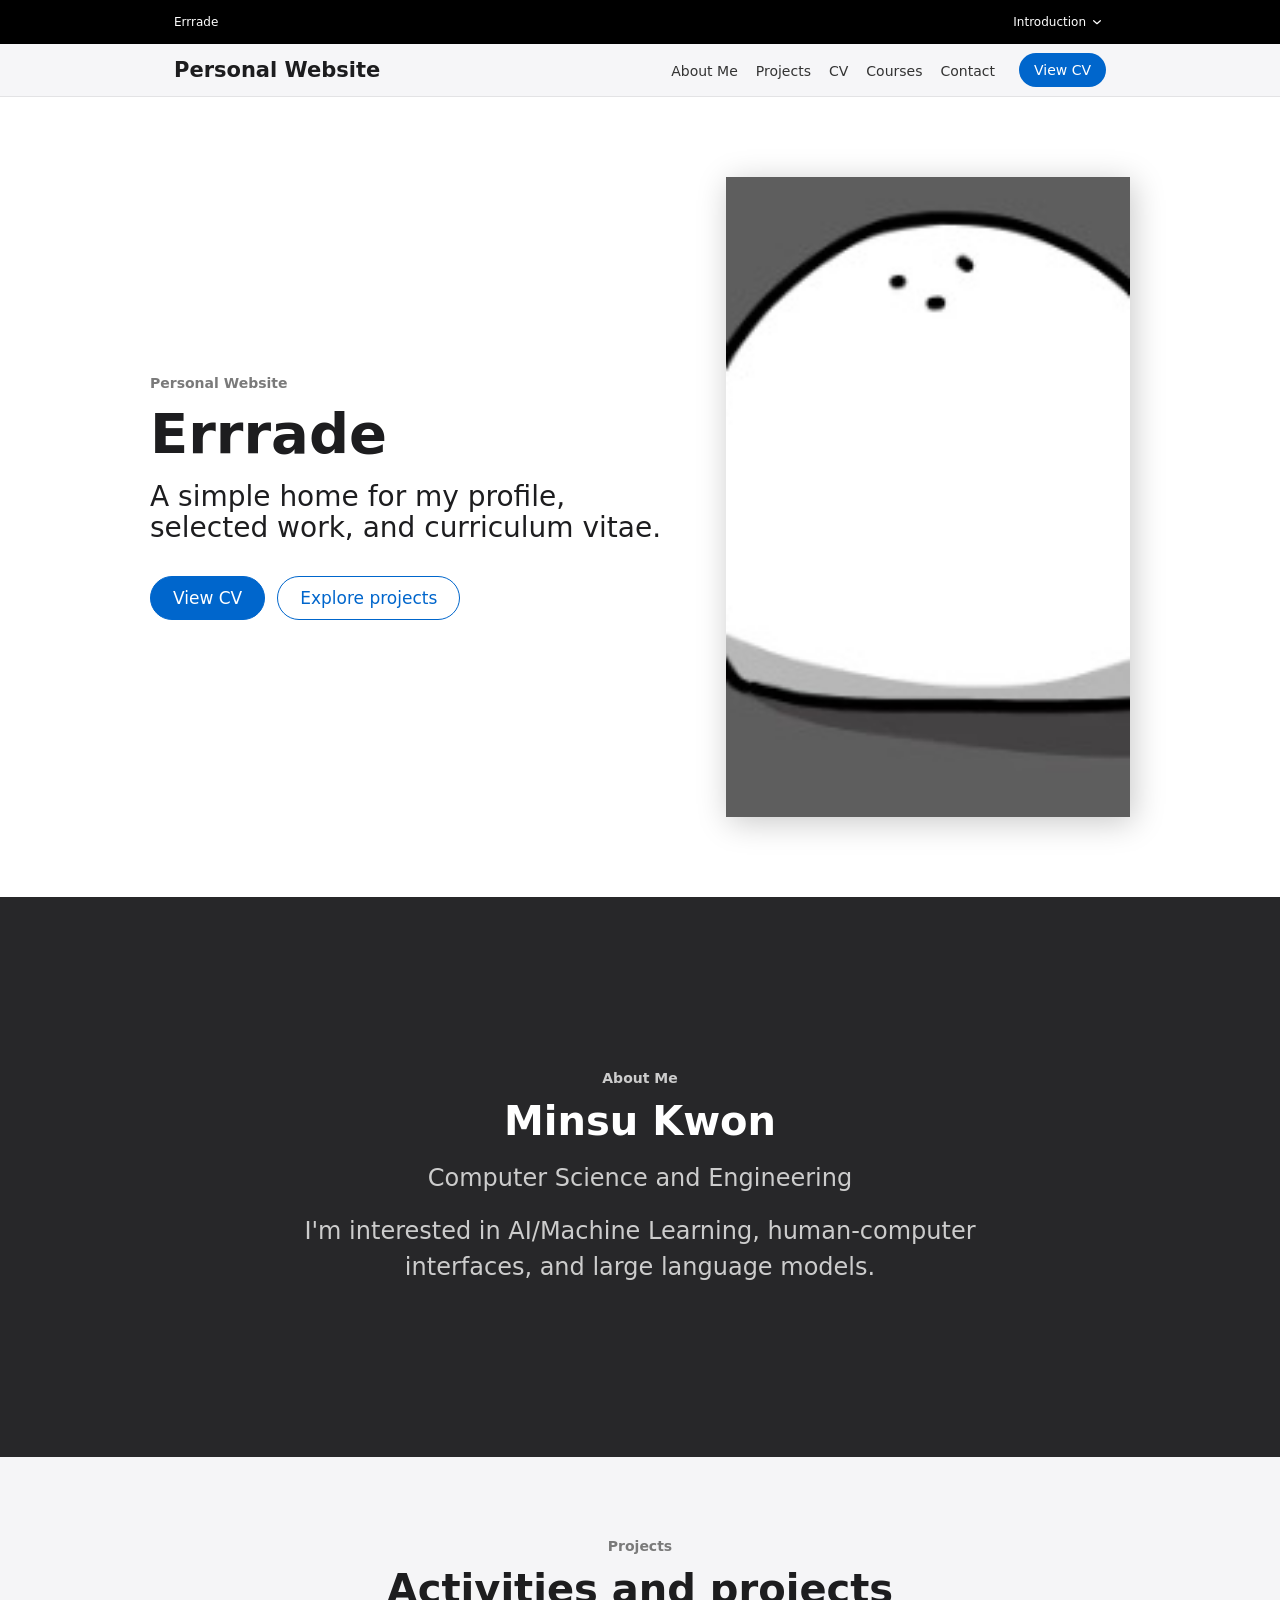
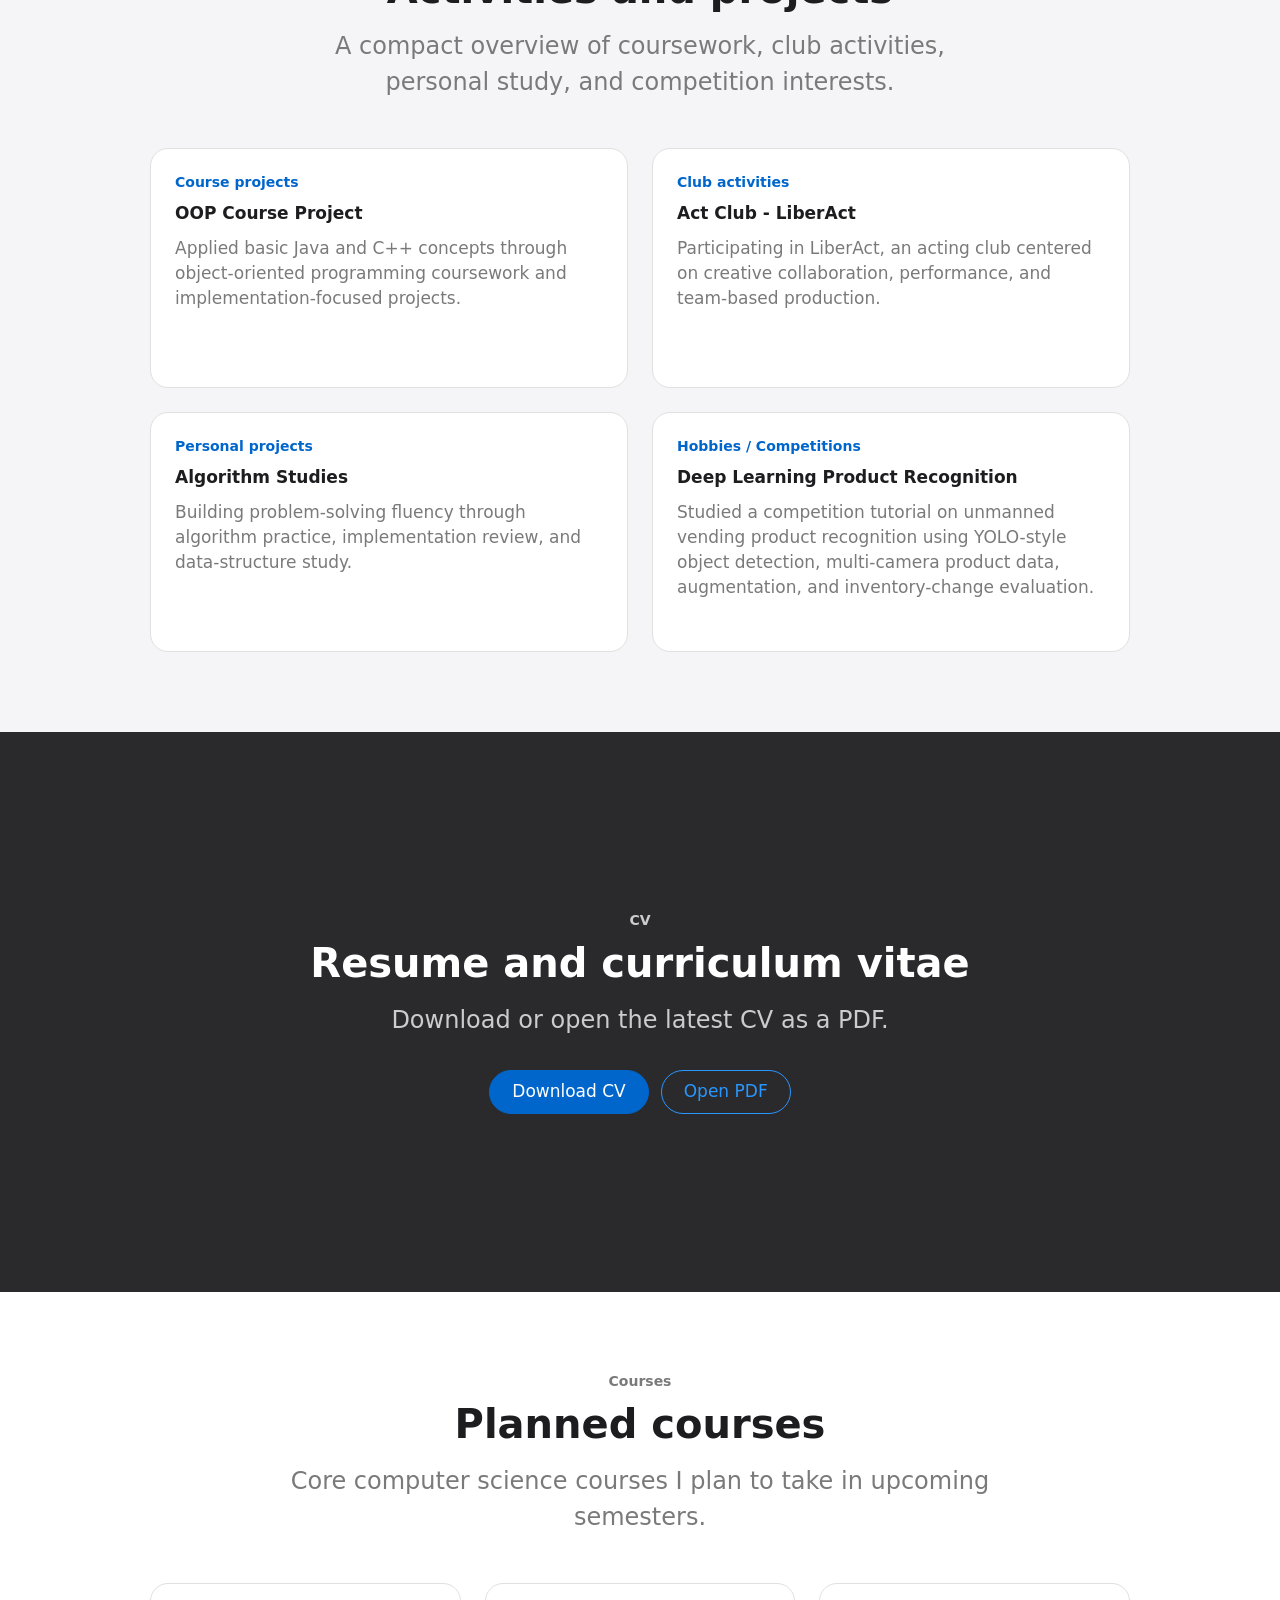
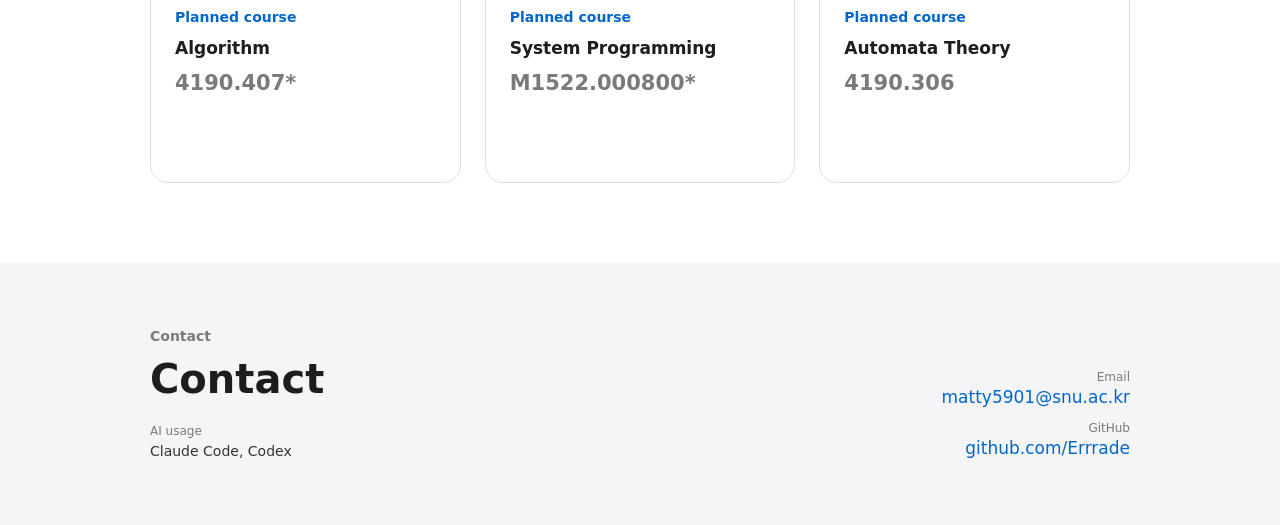
<file: index.html>
<!doctype html>
<html lang="en">
  <head>
    <meta charset="utf-8">
    <meta name="viewport" content="width=device-width, initial-scale=1">
    <meta name="robots" content="noindex, nofollow">
    <meta
      name="description"
      content="Personal website for Errrade, including profile, selected work, and CV."
    >
    <title>Errrade | Personal Website</title>
    <link rel="stylesheet" href="styles.css">
  </head>
  <body>
    <a class="skip-link" href="#main-content">Skip to main content</a>

    <header class="global-nav">
      <nav class="global-nav-inner" aria-label="Pages">
        <a class="global-brand" href="index.html" aria-label="Errrade home">Errrade</a>
        <!-- Page menu: keep the list in sync on every page; mark the current page with aria-current. -->
        <details class="page-menu">
          <summary aria-label="Pages menu, current page: Introduction">
            <span>Introduction</span>
            <svg class="page-menu-chevron" viewBox="0 0 12 12" width="10" height="10" aria-hidden="true"><path d="M2 4.5 6 8l4-3.5" fill="none" stroke="currentColor" stroke-width="1.5" stroke-linecap="round" stroke-linejoin="round"/></svg>
          </summary>
          <ul class="page-menu-list">
            <li><a href="index.html" aria-current="page">Introduction</a></li>
            <li><a href="games.html">Games</a></li>
          </ul>
        </details>
      </nav>
    </header>

    <div class="sub-nav">
      <nav class="sub-nav-inner" aria-label="Section navigation">
        <a class="sub-nav-title" href="index.html">Personal Website</a>
        <ul class="sub-nav-links">
          <li><a href="#about">About Me</a></li>
          <li><a href="#work">Projects</a></li>
          <li><a href="#cv">CV</a></li>
          <li><a href="#courses">Courses</a></li>
          <li><a href="#contact">Contact</a></li>
        </ul>
        <a class="sub-nav-cta" href="assets/cv.pdf" type="application/pdf">View CV</a>
      </nav>
    </div>

    <main id="main-content">
      <section class="tile hero-tile tile-light" aria-labelledby="intro-title">
        <div class="tile-inner hero-layout">
          <div class="hero-copy">
            <p class="kicker">Personal Website</p>
            <h1 id="intro-title">Errrade</h1>
            <p class="lead">
              A simple home for my profile, selected work, and curriculum vitae.
            </p>
            <div class="cta-row" aria-label="Primary actions">
              <a class="button button-primary" href="assets/cv.pdf" type="application/pdf">
                View CV
              </a>
              <a class="button button-secondary" href="#work">Explore projects</a>
            </div>
          </div>

          <figure class="profile-artifact">
            <img
              class="profile-image"
              src="assets/profile.jpg"
              alt="Portrait of Errrade"
              width="640"
              height="640"
              loading="eager"
              onerror="if (!this.dataset.fallback) { this.dataset.fallback = 'true'; this.src = 'assets/profile.png'; } else { this.hidden = true; this.nextElementSibling.hidden = false; }"
            >
            <span class="profile-fallback" hidden>Profile image</span>
          </figure>
        </div>
      </section>

      <section id="about" class="tile tile-dark" aria-labelledby="about-title">
        <div class="tile-inner centered-copy">
          <p class="kicker">About Me</p>
          <h2 id="about-title">Minsu Kwon</h2>
          <p class="about-major">Computer Science and Engineering</p>
          <p>
            I'm interested in AI/Machine Learning, human-computer interfaces,
            and large language models.
          </p>
        </div>
      </section>

      <section id="work" class="tile tile-parchment" aria-labelledby="work-title">
        <div class="tile-inner">
          <div class="section-intro">
            <p class="kicker">Projects</p>
            <h2 id="work-title">Activities and projects</h2>
            <p>
              A compact overview of coursework, club activities, personal study,
              and competition interests.
            </p>
          </div>

          <div class="utility-grid">
            <article class="utility-card">
              <p class="card-label">Course projects</p>
              <h3>OOP Course Project</h3>
              <p>
                Applied basic Java and C++ concepts through object-oriented
                programming coursework and implementation-focused projects.
              </p>
            </article>
            <article class="utility-card">
              <p class="card-label">Club activities</p>
              <h3>Act Club - LiberAct</h3>
              <p>
                Participating in LiberAct, an acting club centered on creative
                collaboration, performance, and team-based production.
              </p>
            </article>
            <article class="utility-card">
              <p class="card-label">Personal projects</p>
              <h3>Algorithm Studies</h3>
              <p>
                Building problem-solving fluency through algorithm practice,
                implementation review, and data-structure study.
              </p>
            </article>
            <article class="utility-card">
              <p class="card-label">Hobbies / Competitions</p>
              <h3>Deep Learning Product Recognition</h3>
              <p>
                Studied a competition tutorial on unmanned vending product
                recognition using YOLO-style object detection, multi-camera
                product data, augmentation, and inventory-change evaluation.
              </p>
            </article>
          </div>
        </div>
      </section>

      <section id="cv" class="tile tile-dark tile-dark-alt" aria-labelledby="cv-title">
        <div class="tile-inner centered-copy">
          <p class="kicker">CV</p>
          <h2 id="cv-title">Resume and curriculum vitae</h2>
          <p>
            Download or open the latest CV as a PDF.
          </p>
          <div class="cta-row centered" aria-label="CV actions">
            <a
              class="button button-primary"
              href="assets/cv.pdf"
              type="application/pdf"
              download
            >
              Download CV
            </a>
            <a class="button button-secondary on-dark" href="assets/cv.pdf" type="application/pdf">
              Open PDF
            </a>
          </div>
        </div>
      </section>

      <section id="courses" class="tile tile-light" aria-labelledby="courses-title">
        <div class="tile-inner">
          <div class="section-intro">
            <p class="kicker">Courses</p>
            <h2 id="courses-title">Planned courses</h2>
            <p>
              Core computer science courses I plan to take in upcoming semesters.
            </p>
          </div>

          <div class="utility-grid course-grid">
            <article class="utility-card course-card">
              <p class="card-label">Planned course</p>
              <h3>Algorithm</h3>
              <p class="course-code">4190.407*</p>
            </article>
            <article class="utility-card course-card">
              <p class="card-label">Planned course</p>
              <h3>System Programming</h3>
              <p class="course-code">M1522.000800*</p>
            </article>
            <article class="utility-card course-card">
              <p class="card-label">Planned course</p>
              <h3>Automata Theory</h3>
              <p class="course-code">4190.306</p>
            </article>
          </div>
        </div>
      </section>
    </main>

    <footer id="contact" class="site-footer" aria-labelledby="contact-title">
      <div class="footer-inner">
        <div class="footer-copy">
          <div>
          <p class="kicker">Contact</p>
            <h2 id="contact-title">Contact</h2>
          </div>
          <div class="ai-usage" aria-label="AI usage">
            <span>AI usage</span>
            <p>Claude Code, Codex</p>
          </div>
        </div>
        <ul class="footer-links">
          <li>
            <span>Email</span>
            <a href="mailto:matty5901@snu.ac.kr">matty5901@snu.ac.kr</a>
          </li>
          <li>
            <span>GitHub</span>
            <a href="https://github.com/Errrade" rel="noopener noreferrer">
              github.com/Errrade
            </a>
          </li>
        </ul>
      </div>
    </footer>
    <script src="menu.js" defer></script>
  </body>
</html>
</file>
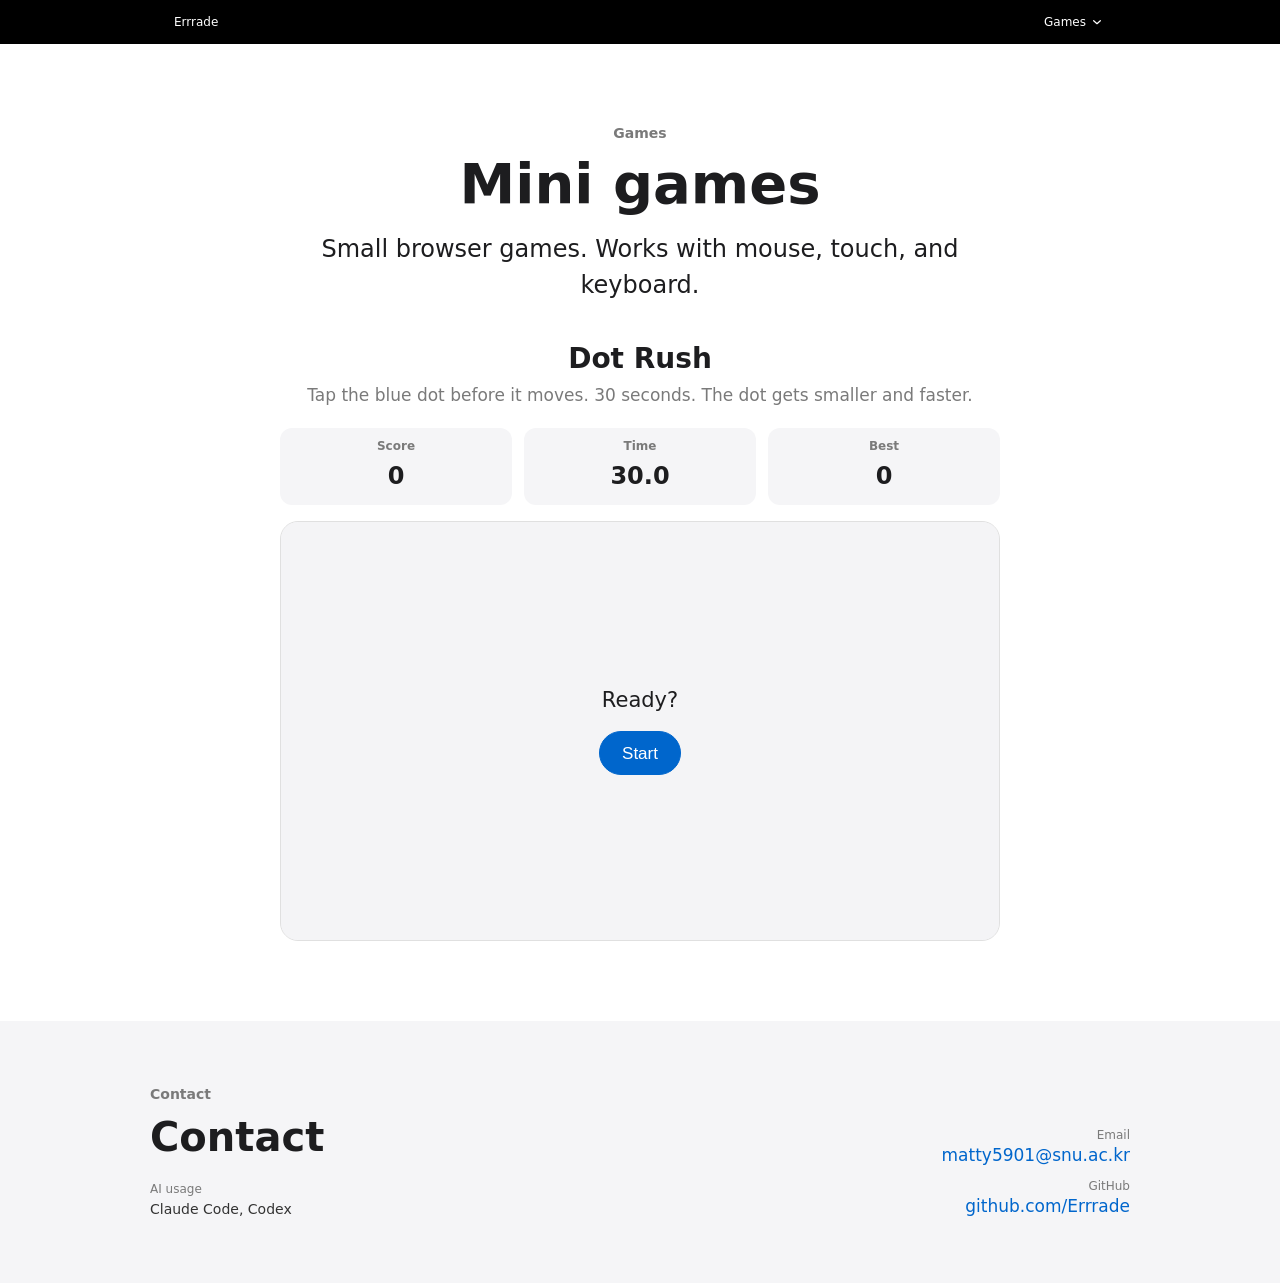
<file: games.html>
<!doctype html>
<html lang="en">
  <head>
    <meta charset="utf-8">
    <meta name="viewport" content="width=device-width, initial-scale=1">
    <meta name="robots" content="noindex, nofollow">
    <meta name="description" content="Mini games by Errrade.">
    <title>Errrade | Games</title>
    <link rel="stylesheet" href="styles.css">
  </head>
  <body>
    <a class="skip-link" href="#main-content">Skip to main content</a>

    <header class="global-nav">
      <nav class="global-nav-inner" aria-label="Pages">
        <a class="global-brand" href="index.html" aria-label="Errrade home">Errrade</a>
        <!-- Page menu: keep the list in sync on every page; mark the current page with aria-current. -->
        <details class="page-menu">
          <summary aria-label="Pages menu, current page: Games">
            <span>Games</span>
            <svg class="page-menu-chevron" viewBox="0 0 12 12" width="10" height="10" aria-hidden="true"><path d="M2 4.5 6 8l4-3.5" fill="none" stroke="currentColor" stroke-width="1.5" stroke-linecap="round" stroke-linejoin="round"/></svg>
          </summary>
          <ul class="page-menu-list">
            <li><a href="index.html">Introduction</a></li>
            <li><a href="games.html" aria-current="page">Games</a></li>
          </ul>
        </details>
      </nav>
    </header>

    <main id="main-content">
      <section class="tile tile-light" aria-labelledby="games-title">
        <div class="tile-inner centered-copy">
          <p class="kicker">Games</p>
          <h1 id="games-title">Mini games</h1>
          <p>Small browser games. Works with mouse, touch, and keyboard.</p>

          <!-- Game area: add more mini games below this one. -->
          <div id="game-area">
            <article class="game" aria-labelledby="dot-rush-title">
              <h2 id="dot-rush-title" class="game-title">Dot Rush</h2>
              <p class="game-rules">Tap the blue dot before it moves. 30 seconds. The dot gets smaller and faster.</p>

              <dl class="game-hud">
                <div><dt>Score</dt><dd id="dr-score">0</dd></div>
                <div><dt>Time</dt><dd id="dr-time">30.0</dd></div>
                <div><dt>Best</dt><dd id="dr-best">0</dd></div>
              </dl>

              <div class="game-board" id="dr-board">
                <button class="game-target" id="dr-target" type="button" aria-label="Dot" hidden></button>
                <div class="game-overlay" id="dr-overlay">
                  <p id="dr-message" aria-live="polite">Ready?</p>
                  <button class="button button-primary" id="dr-start" type="button">Start</button>
                </div>
              </div>
            </article>
          </div>
        </div>
      </section>
    </main>

    <footer id="contact" class="site-footer" aria-labelledby="contact-title">
      <div class="footer-inner">
        <div class="footer-copy">
          <div>
          <p class="kicker">Contact</p>
            <h2 id="contact-title">Contact</h2>
          </div>
          <div class="ai-usage" aria-label="AI usage">
            <span>AI usage</span>
            <p>Claude Code, Codex</p>
          </div>
        </div>
        <ul class="footer-links">
          <li>
            <span>Email</span>
            <a href="mailto:matty5901@snu.ac.kr">matty5901@snu.ac.kr</a>
          </li>
          <li>
            <span>GitHub</span>
            <a href="https://github.com/Errrade" rel="noopener noreferrer">
              github.com/Errrade
            </a>
          </li>
        </ul>
      </div>
    </footer>
    <script src="menu.js" defer></script>
    <script src="games.js" defer></script>
  </body>
</html>
</file>
<file: styles.css>
:root {
  color-scheme: light;
  --primary: #0066cc;
  --primary-focus: #0071e3;
  --primary-on-dark: #2997ff;
  --ink: #1d1d1f;
  --body-on-dark: #ffffff;
  --body-muted: #cccccc;
  --ink-muted-80: #333333;
  --ink-muted-48: #7a7a7a;
  --hairline: #e0e0e0;
  --canvas: #ffffff;
  --canvas-parchment: #f5f5f7;
  --surface-pearl: #fafafc;
  --surface-tile-1: #272729;
  --surface-tile-2: #2a2a2c;
  --surface-black: #000000;
  --product-shadow: rgba(0, 0, 0, 0.22) 3px 5px 30px 0;
}

* {
  box-sizing: border-box;
}

html {
  scroll-behavior: smooth;
}

body {
  margin: 0;
  background: var(--canvas);
  color: var(--ink);
  font-family: "SF Pro Text", system-ui, -apple-system, BlinkMacSystemFont, "Segoe UI", sans-serif;
  font-size: 17px;
  font-weight: 400;
  line-height: 1.47;
  letter-spacing: 0;
}

img {
  display: block;
  max-width: 100%;
}

a {
  color: inherit;
}

:focus-visible {
  outline: 2px solid var(--primary-focus);
  outline-offset: 4px;
}

.skip-link {
  position: absolute;
  left: 12px;
  top: 12px;
  z-index: 40;
  transform: translateY(-160%);
  border-radius: 9999px;
  background: var(--primary);
  color: var(--body-on-dark);
  padding: 11px 22px;
  text-decoration: none;
}

.skip-link:focus {
  transform: translateY(0);
}

.global-nav {
  position: sticky;
  top: 0;
  z-index: 30;
  height: 44px;
  background: var(--surface-black);
  color: var(--body-on-dark);
}

.global-nav-inner {
  display: flex;
  align-items: center;
  justify-content: space-between;
  width: min(100%, 980px);
  height: 44px;
  margin: 0 auto;
  padding: 0 24px;
}

.global-brand {
  color: var(--body-on-dark);
  font-size: 12px;
  font-weight: 400;
  line-height: 1;
  letter-spacing: 0;
  text-decoration: none;
}

.page-menu {
  position: relative;
}

.page-menu summary {
  display: flex;
  align-items: center;
  gap: 6px;
  min-height: 44px;
  padding: 0 4px;
  color: var(--body-on-dark);
  font-size: 12px;
  line-height: 1;
  list-style: none;
  cursor: pointer;
  user-select: none;
}

.page-menu summary::-webkit-details-marker {
  display: none;
}

.page-menu-chevron {
  transition: transform 160ms ease;
}

.page-menu[open] .page-menu-chevron {
  transform: rotate(180deg);
}

.page-menu-list {
  position: absolute;
  top: 100%;
  right: 0;
  min-width: 200px;
  margin: 0;
  padding: 8px 0;
  border-radius: 12px;
  background: var(--surface-tile-1);
  list-style: none;
}

.page-menu-list a {
  display: block;
  padding: 12px 20px;
  color: rgba(255, 255, 255, 0.84);
  font-size: 14px;
  line-height: 1.29;
  text-decoration: none;
}

.page-menu-list a:hover,
.page-menu-list a:focus-visible {
  background: rgba(255, 255, 255, 0.08);
  color: var(--body-on-dark);
}

.page-menu-list a[aria-current="page"] {
  color: var(--body-on-dark);
  font-weight: 600;
}

.sub-nav {
  position: sticky;
  top: 44px;
  z-index: 20;
  min-height: 52px;
  border-bottom: 1px solid rgba(0, 0, 0, 0.08);
  background: rgba(245, 245, 247, 0.84);
  color: var(--ink);
  backdrop-filter: saturate(180%) blur(20px);
}

.sub-nav-inner {
  display: grid;
  grid-template-columns: 1fr auto auto;
  align-items: center;
  gap: 24px;
  width: min(100%, 980px);
  min-height: 52px;
  margin: 0 auto;
  padding: 0 24px;
}

.sub-nav-title {
  color: var(--ink);
  font-family: "SF Pro Display", system-ui, -apple-system, BlinkMacSystemFont, "Segoe UI", sans-serif;
  font-size: 21px;
  font-weight: 600;
  line-height: 1.19;
  letter-spacing: 0;
  text-decoration: none;
}

.sub-nav-links {
  display: flex;
  align-items: center;
  gap: 18px;
  margin: 0;
  padding: 0;
  list-style: none;
}

.sub-nav-links a,
.sub-nav-cta {
  font-size: 14px;
  font-weight: 400;
  line-height: 1.29;
  letter-spacing: 0;
  text-decoration: none;
}

.sub-nav-links a {
  color: var(--ink-muted-80);
}

.sub-nav-links a:hover {
  color: var(--primary);
}

.sub-nav-cta {
  min-width: 70px;
  border-radius: 9999px;
  background: var(--primary);
  color: var(--body-on-dark);
  padding: 8px 15px;
  text-align: center;
}

.tile {
  display: grid;
  align-items: center;
  min-height: 560px;
  padding: 80px 24px;
}

.tile-inner {
  width: min(100%, 980px);
  margin: 0 auto;
}

.tile-light {
  background: var(--canvas);
  color: var(--ink);
}

.tile-parchment {
  background: var(--canvas-parchment);
  color: var(--ink);
}

.tile-dark {
  background: var(--surface-tile-1);
  color: var(--body-on-dark);
}

.tile-dark-alt {
  background: var(--surface-tile-2);
}

.hero-tile {
  min-height: clamp(540px, calc(100svh - 128px), 720px);
}

.hero-layout {
  display: grid;
  grid-template-columns: minmax(0, 0.95fr) minmax(320px, 0.75fr);
  align-items: center;
  gap: 64px;
}

.hero-copy {
  max-width: 560px;
}

.kicker {
  margin: 0 0 12px;
  color: var(--ink-muted-48);
  font-size: 14px;
  font-weight: 600;
  line-height: 1.29;
  letter-spacing: 0;
}

.tile-dark .kicker {
  color: var(--body-muted);
}

h1,
h2,
h3,
p {
  overflow-wrap: break-word;
}

h1,
h2,
h3 {
  margin: 0;
  font-family: "SF Pro Display", system-ui, -apple-system, BlinkMacSystemFont, "Segoe UI", sans-serif;
  font-weight: 600;
  letter-spacing: 0;
}

h1 {
  font-size: 56px;
  line-height: 1.07;
}

h2 {
  font-size: 40px;
  line-height: 1.1;
}

h3 {
  font-size: 17px;
  line-height: 1.24;
}

p {
  margin: 0;
}

.lead {
  max-width: 620px;
  margin-top: 17px;
  font-family: "SF Pro Display", system-ui, -apple-system, BlinkMacSystemFont, "Segoe UI", sans-serif;
  font-size: 28px;
  font-weight: 400;
  line-height: 1.14;
  letter-spacing: 0;
}

.tile-dark p:not(.kicker),
.tile-dark .lead {
  color: var(--body-muted);
}

.cta-row {
  display: flex;
  flex-wrap: wrap;
  gap: 12px;
  margin-top: 32px;
}

.cta-row.centered {
  justify-content: center;
}

.button {
  display: inline-flex;
  align-items: center;
  justify-content: center;
  min-height: 44px;
  border-radius: 9999px;
  padding: 11px 22px;
  font-size: 17px;
  font-weight: 400;
  line-height: 1;
  letter-spacing: 0;
  text-decoration: none;
  transition: transform 120ms ease;
}

.button:active,
.sub-nav-cta:active {
  transform: scale(0.95);
}

.button-primary {
  border: 1px solid var(--primary);
  background: var(--primary);
  color: var(--body-on-dark);
}

.button-secondary {
  border: 1px solid var(--primary);
  background: transparent;
  color: var(--primary);
}

.button-secondary.on-dark {
  border-color: var(--primary-on-dark);
  color: var(--primary-on-dark);
}

.profile-artifact {
  justify-self: end;
  width: min(100%, 440px);
  margin: 0;
  box-shadow: var(--product-shadow);
}

.profile-image,
.profile-fallback {
  width: 100%;
  aspect-ratio: 1;
  background: var(--surface-pearl);
  object-fit: cover;
}

.profile-fallback {
  display: flex;
  align-items: center;
  justify-content: center;
  color: var(--ink-muted-48);
  font-size: 14px;
  line-height: 1.43;
}

.profile-fallback[hidden] {
  display: none;
}

.centered-copy {
  max-width: 760px;
  text-align: center;
}

.centered-copy > p:not(.kicker) {
  max-width: 680px;
  margin: 17px auto 0;
  font-size: 24px;
  font-weight: 300;
  line-height: 1.5;
  letter-spacing: 0;
}

.centered-copy > .about-major {
  color: var(--body-on-dark);
  font-size: 21px;
  font-weight: 600;
  line-height: 1.19;
}

.section-intro {
  max-width: 720px;
  margin: 0 auto 48px;
  text-align: center;
}

.section-intro p:not(.kicker) {
  margin-top: 17px;
  color: var(--ink-muted-48);
  font-size: 24px;
  font-weight: 300;
  line-height: 1.5;
}

.utility-grid {
  display: grid;
  grid-template-columns: repeat(2, minmax(0, 1fr));
  gap: 24px;
}

.utility-card {
  min-height: 240px;
  border: 1px solid var(--hairline);
  border-radius: 18px;
  background: var(--canvas);
  color: var(--ink);
  padding: 24px;
}

.utility-card .card-label {
  margin: 0 0 12px;
  color: var(--primary);
  font-size: 14px;
  font-weight: 600;
  line-height: 1.29;
  letter-spacing: 0;
}

.utility-card p:not(.card-label) {
  margin-top: 12px;
  color: var(--ink-muted-48);
}

.course-grid {
  grid-template-columns: repeat(3, minmax(0, 1fr));
}

.course-card {
  min-height: 200px;
}

.course-card .course-code {
  color: var(--ink);
  font-size: 21px;
  font-weight: 600;
  line-height: 1.19;
}

.site-footer {
  background: var(--canvas-parchment);
  color: var(--ink-muted-80);
  padding: 64px 24px;
}

.footer-copy {
  display: grid;
  gap: 24px;
}

.footer-inner {
  display: grid;
  grid-template-columns: minmax(0, 1fr) auto;
  gap: 32px;
  align-items: end;
  width: min(100%, 980px);
  margin: 0 auto;
}

.site-footer h2 {
  color: var(--ink);
}

.footer-links {
  display: grid;
  gap: 12px;
  margin: 0;
  padding: 0;
  list-style: none;
  text-align: right;
}

.footer-links li {
  display: grid;
  gap: 2px;
}

.footer-links span {
  color: var(--ink-muted-48);
  font-size: 12px;
  font-weight: 400;
  line-height: 1;
  letter-spacing: 0;
}

.footer-links a {
  color: var(--primary);
  font-size: 17px;
  font-weight: 400;
  line-height: 1.47;
  letter-spacing: 0;
  text-decoration: none;
}

.footer-links a:hover {
  text-decoration: underline;
  text-underline-offset: 0.2em;
}

.ai-usage {
  display: grid;
  gap: 4px;
}

.ai-usage span {
  color: var(--ink-muted-48);
  font-size: 12px;
  font-weight: 400;
  line-height: 1;
  letter-spacing: 0;
}

.ai-usage p {
  color: var(--ink-muted-80);
  font-size: 14px;
  font-weight: 400;
  line-height: 1.43;
}

/* Games page */
.game {
  max-width: 720px;
  margin: 40px auto 0;
  text-align: center;
}

.centered-copy .game-title {
  margin: 0 0 8px;
  font-size: 28px;
  line-height: 1.14;
}

.centered-copy .game-rules {
  margin: 0 auto 20px;
  color: var(--ink-muted-48);
  font-size: 17px;
  line-height: 1.47;
}

.game-hud {
  display: grid;
  grid-template-columns: repeat(3, 1fr);
  gap: 12px;
  margin: 0 0 16px;
}

.game-hud div {
  border-radius: 12px;
  background: var(--canvas-parchment);
  padding: 10px 8px;
}

.game-hud dt {
  color: var(--ink-muted-48);
  font-size: 12px;
  font-weight: 600;
}

.game-hud dd {
  margin: 4px 0 0;
  color: var(--ink);
  font-size: 24px;
  font-weight: 600;
  font-variant-numeric: tabular-nums;
}

.game-board {
  position: relative;
  height: min(60vh, 420px);
  overflow: hidden;
  border: 1px solid var(--hairline);
  border-radius: 18px;
  background: var(--canvas-parchment);
  touch-action: manipulation;
  user-select: none;
  -webkit-user-select: none;
  -webkit-tap-highlight-color: transparent;
}

.game-target {
  position: absolute;
  width: 64px;
  height: 64px;
  border: 0;
  border-radius: 50%;
  background: var(--primary);
  padding: 0;
  cursor: pointer;
  transform: translate(-50%, -50%);
  animation: dot-pop 140ms ease-out;
}

.game-target:focus-visible {
  outline: 3px solid var(--primary-focus);
  outline-offset: 3px;
}

@keyframes dot-pop {
  from { transform: translate(-50%, -50%) scale(0.4); }
  to { transform: translate(-50%, -50%) scale(1); }
}

.game-overlay {
  position: absolute;
  inset: 0;
  display: grid;
  place-content: center;
  justify-items: center;
  gap: 16px;
  padding: 24px;
  background: rgba(245, 245, 247, 0.92);
}

.game-overlay[hidden] {
  display: none;
}

.centered-copy .game-overlay p {
  margin: 0;
  color: var(--ink);
  font-size: 21px;
  line-height: 1.38;
}

.game-board.shake {
  animation: board-shake 180ms ease;
}

@keyframes board-shake {
  25% { transform: translateX(-4px); }
  75% { transform: translateX(4px); }
}

@media (prefers-reduced-motion: reduce) {
  .game-target,
  .game-board.shake {
    animation: none;
  }
}

@media (max-width: 1068px) {
  .tile {
    min-height: 520px;
  }

  h1,
  h2 {
    font-size: 40px;
    line-height: 1.1;
  }

  .hero-layout {
    gap: 48px;
  }
}

@media (max-width: 833px) {
  .sub-nav-inner {
    grid-template-columns: 1fr auto;
  }

  .sub-nav-links {
    display: none;
  }

  .hero-layout {
    grid-template-columns: 1fr;
    justify-items: center;
    text-align: center;
  }

  .hero-copy {
    max-width: 680px;
  }

  .cta-row {
    justify-content: center;
  }

  .profile-artifact {
    justify-self: center;
    width: min(80vw, 360px);
  }

  .course-grid {
    grid-template-columns: repeat(2, minmax(0, 1fr));
  }
}

@media (max-width: 640px) {
  .global-nav-inner,
  .sub-nav-inner {
    padding: 0 16px;
  }

  .page-menu {
    position: static;
  }

  .page-menu-list {
    left: 0;
    min-width: 0;
    border-radius: 0 0 12px 12px;
  }

  .page-menu-list a {
    padding: 14px 16px;
    font-size: 17px;
  }

  .tile {
    min-height: 0;
    padding: 64px 20px;
  }

  .hero-tile {
    min-height: 0;
  }

  h1 {
    font-size: 34px;
  }

  h2 {
    font-size: 34px;
    line-height: 1.2;
  }

  .lead,
  .section-intro p:not(.kicker),
  .centered-copy > p:not(.kicker) {
    font-size: 21px;
    line-height: 1.35;
  }

  .utility-grid {
    grid-template-columns: 1fr;
  }

  .utility-card {
    min-height: 180px;
  }

  .footer-inner {
    grid-template-columns: 1fr;
    align-items: start;
  }

  .footer-links {
    text-align: left;
  }
}

@media (max-width: 419px) {
  .tile {
    padding: 48px 16px;
  }

  .sub-nav-title {
    font-size: 17px;
  }

  .sub-nav-cta {
    min-width: 64px;
    padding: 7px 13px;
  }

  h1,
  h2 {
    font-size: 28px;
  }

  .button {
    width: 100%;
  }

  .profile-artifact {
    width: min(100%, 300px);
  }
}
</file>
